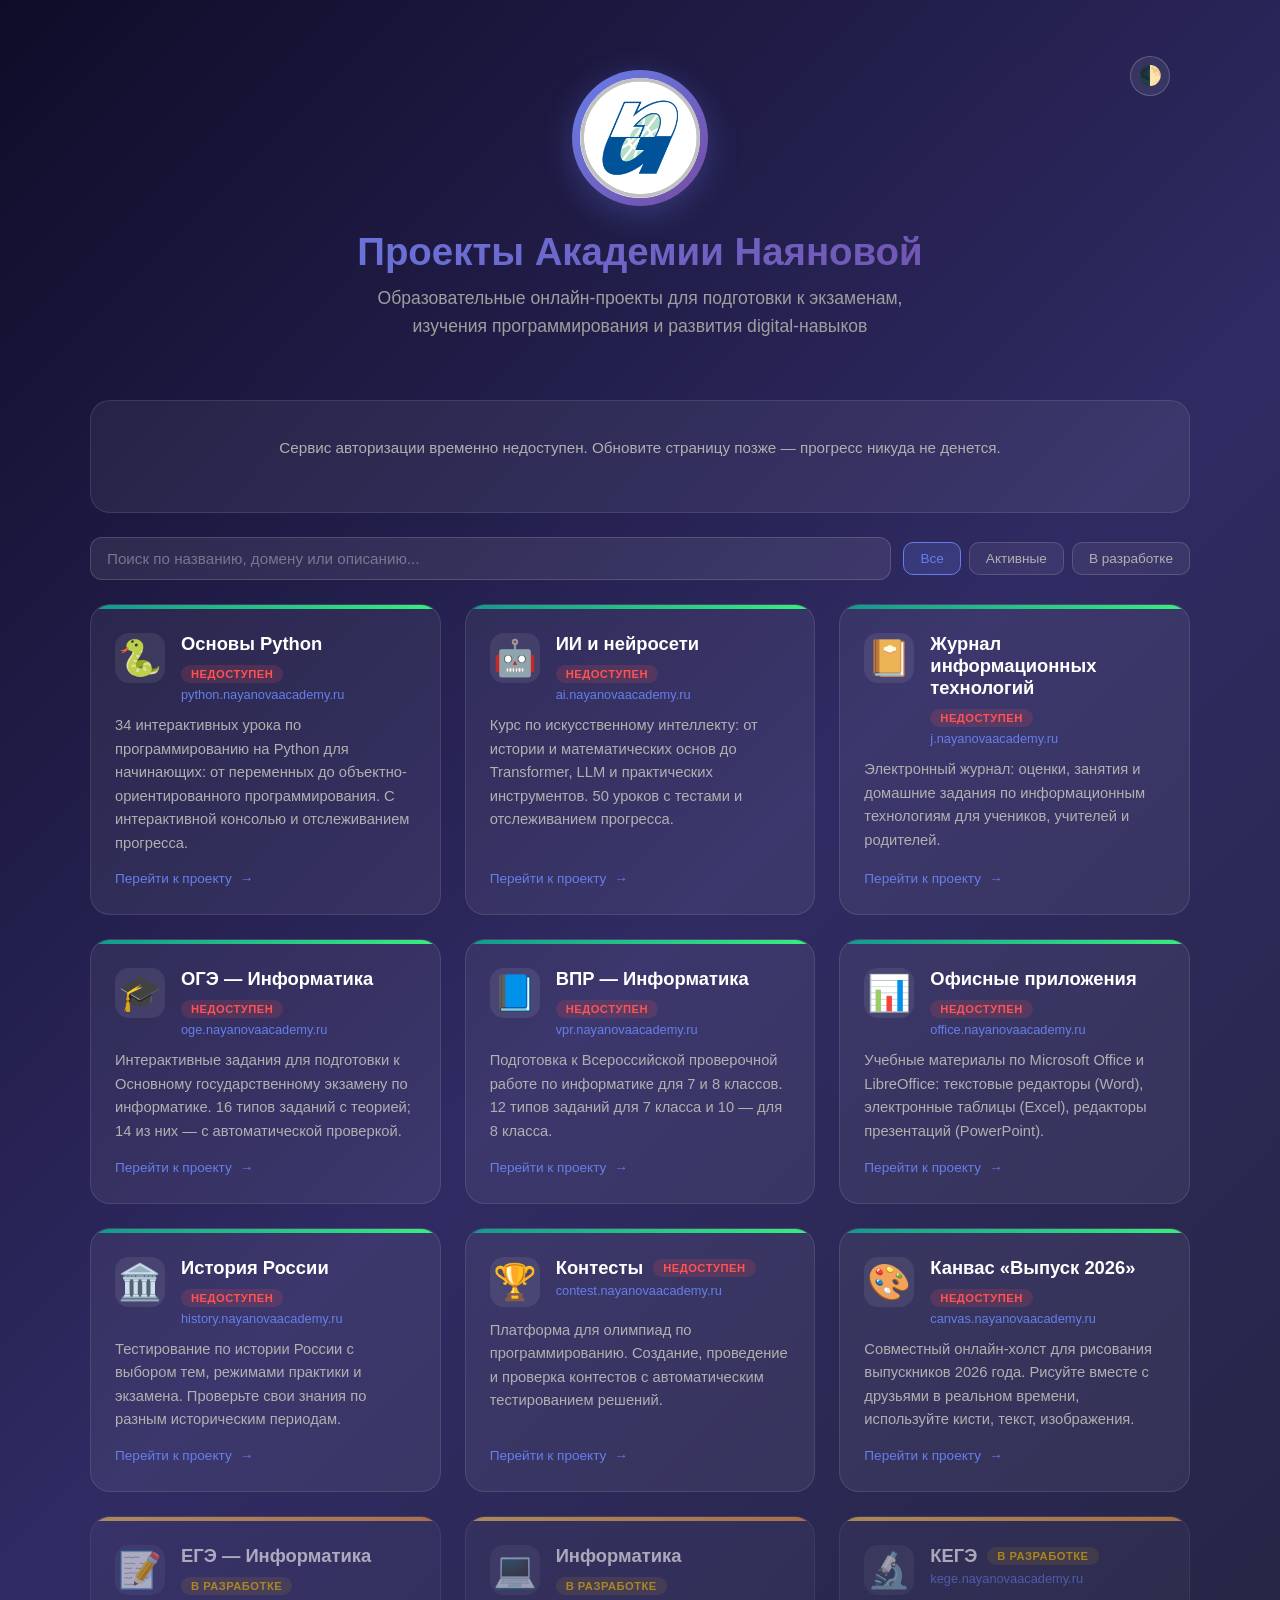
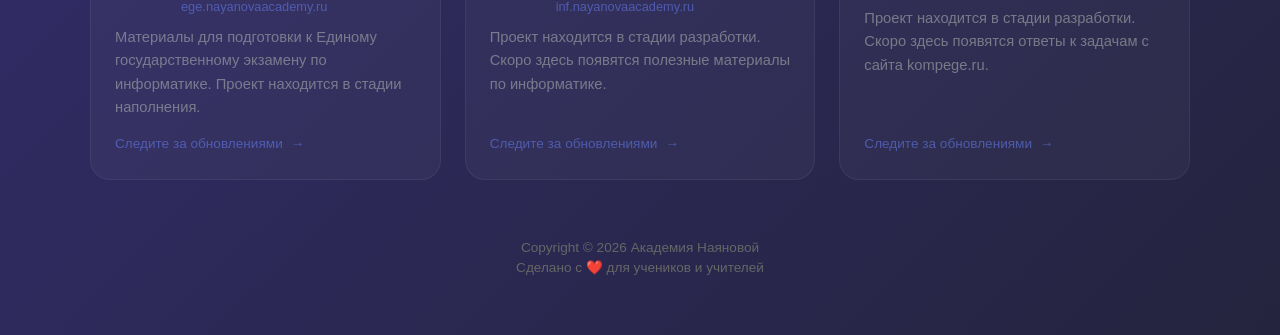
<file: index.html>
<!DOCTYPE html>
<html lang="ru">
<head>
    <meta charset="UTF-8" />
    <meta name="viewport" content="width=device-width, initial-scale=1.0" />
    <title>Проекты Академии Наяновой</title>
    <meta name="description" content="Все образовательные проекты Академии Наяновой: подготовка к ОГЭ, ЕГЭ, ВПР, изучение Python, офисных приложений, истории, программирования и многое другое." />
    <meta property="og:title" content="Проекты Академии Наяновой" />
    <meta property="og:description" content="Все образовательные проекты Академии Наяновой в одном месте." />
    <meta property="og:type" content="website" />
    <meta property="og:url" content="https://nayanovaacademy.ru/" />
    <meta property="og:image" content="https://nayanovaacademy.ru/NULogo.png" />
    <meta property="og:locale" content="ru_RU" />
    <link rel="stylesheet" href="css/design-tokens.css" />
    <link rel="stylesheet" href="css/styles.css" />
    <link rel="icon" href="favicon.ico" sizes="any" />
    <link rel="manifest" href="manifest.json" />
    <link rel="canonical" href="https://nayanovaacademy.ru/" />
    <!-- Schema.org Organization -->
    <script type="application/ld+json">
    {
        "@context": "https://schema.org",
        "@type": "Organization",
        "name": "Академия Наяновой",
        "url": "https://nayanovaacademy.ru",
        "logo": "https://nayanovaacademy.ru/NULogo.png",
        "description": "Образовательные онлайн-проекты для подготовки к экзаменам, изучения программирования и развития digital-навыков",
        "sameAs": [
            "https://python.nayanovaacademy.ru",
            "https://ai.nayanovaacademy.ru",
            "https://j.nayanovaacademy.ru",
            "https://oge.nayanovaacademy.ru",
            "https://vpr.nayanovaacademy.ru",
            "https://office.nayanovaacademy.ru",
            "https://history.nayanovaacademy.ru",
            "https://contest.nayanovaacademy.ru",
            "https://canvas.nayanovaacademy.ru",
            "https://ege.nayanovaacademy.ru",
            "https://inf.nayanovaacademy.ru",
            "https://kege.nayanovaacademy.ru"
        ]
    }
    </script>
</head>
<body>
    <div class="container">
        <header>
            <div class="logo-wrapper">
                <img src="NULogo.png" alt="Логотип Академии Наяновой" />
            </div>
            <h1>Проекты Академии Наяновой</h1>
            <p>
                Образовательные онлайн-проекты для подготовки к экзаменам,
                изучения программирования и развития digital-навыков
            </p>
            <button class="theme-toggle" id="theme-toggle" aria-label="Переключить тему" title="Светлая / Тёмная тема">🌓</button>
        </header>

        <section id="progress-card" class="progress-card" aria-label="Мой прогресс"></section>

        <div class="controls" role="search" aria-label="Поиск и фильтрация проектов">
            <input
                type="search"
                id="search-input"
                class="search-input"
                placeholder="Поиск по названию, домену или описанию..."
                aria-label="Поиск проектов"
            />
            <div class="filter-buttons" role="radiogroup" aria-label="Фильтр по статусу">
                <button class="filter-btn active" data-filter="all" role="radio" aria-checked="true">Все</button>
                <button class="filter-btn" data-filter="active" role="radio" aria-checked="false">Активные</button>
                <button class="filter-btn" data-filter="wip" role="radio" aria-checked="false">В разработке</button>
            </div>
        </div>

        <div class="projects-grid">
            <div class="no-results">Ничего не найдено. Попробуйте изменить условия поиска.</div>
        </div>

        <footer>
            <p>Copyright &copy; 2026 Академия Наяновой</p>
            <p style="margin-top: 4px;">
                Сделано с ❤️ для учеников и учителей
            </p>
        </footer>
    </div>

    <script src="js/progress-client.js"></script>
    <script src="js/progress-summary.js"></script>
    <script src="js/script.js"></script>
    <script src="js/uptime.js"></script>
    <script src="js/tracking-client.js"></script>
    <!-- Yandex Metrika -->
    <script type="text/javascript">
        (function(m,e,t,r,i,k,a){m[i]=m[i]||function(){(m[i].a=m[i].a||[]).push(arguments)};
        m[i].l=1*new Date();
        for (var j = 0; j < document.scripts.length; j++) {if (document.scripts[j].src === a) { return; }}
        k=e.createElement(t),a=e.getElementsByTagName(t)[0],k.async=1,k.src=r,a.parentNode.insertBefore(k,a)})
        (window, document, "script", "https://mc.yandex.ru/metrika/tag.js", "ym");
        ym(99796729, "init", {
            clickmap:true,
            trackLinks:true,
            accurateTrackBounce:true
        });
    </script>
    <noscript><div><img src="https://mc.yandex.ru/watch/99796729" style="position:absolute; left:-9999px;" alt="" /></div></noscript>
</body>
</html>
</file>
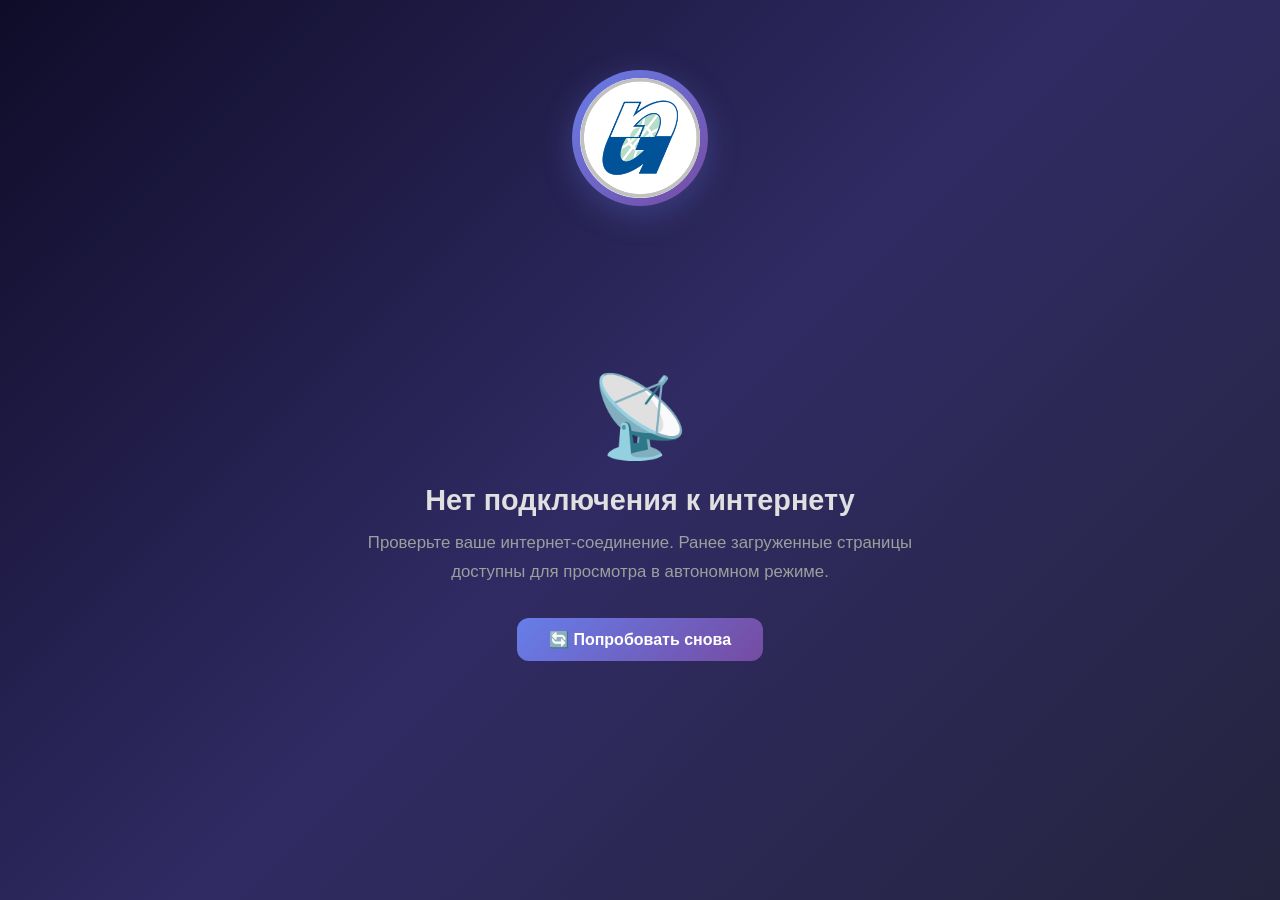
<file: offline.html>
<!DOCTYPE html>
<html lang="ru">
<head>
    <meta charset="UTF-8" />
    <meta name="viewport" content="width=device-width, initial-scale=1.0" />
    <title>Вы офлайн | Академия Наяновой</title>
    <meta name="description" content="Нет подключения к интернету. Вы можете просматривать ранее загруженные страницы." />
    <meta property="og:title" content="Вы офлайн | Академия Наяновой" />
    <meta property="og:description" content="Нет подключения к интернету." />
    <meta property="og:type" content="website" />
    <meta property="og:locale" content="ru_RU" />
    <link rel="stylesheet" href="css/styles.css" />
    <link rel="icon" href="favicon.ico" sizes="any" />
    <link rel="manifest" href="manifest.json" />
    <style>
        .offline-container {
            text-align: center;
            padding: 80px 20px;
            max-width: 600px;
            margin: 0 auto;
        }
        .offline-icon {
            font-size: 5rem;
            margin-bottom: 20px;
            display: block;
        }
        .offline-title {
            font-size: 1.8rem;
            font-weight: 700;
            color: #e0e0e0;
            margin-bottom: 12px;
        }
        .offline-message {
            font-size: 1.05rem;
            color: #9e9e9e;
            line-height: 1.7;
            margin-bottom: 32px;
        }
        .offline-retry {
            display: inline-block;
            padding: 12px 32px;
            background: linear-gradient(135deg, #667eea, #764ba2);
            color: #fff;
            border-radius: 12px;
            text-decoration: none;
            font-weight: 600;
            font-size: 1rem;
            cursor: pointer;
            border: none;
            transition: transform 0.2s ease, box-shadow 0.2s ease;
        }
        .offline-retry:hover {
            transform: translateY(-2px);
            box-shadow: 0 8px 24px rgba(102, 126, 234, 0.35);
        }
        .offline-retry:focus-visible {
            outline: 3px solid #667eea;
            outline-offset: 3px;
        }
        @media (max-width: 480px) {
            .offline-icon {
                font-size: 3.5rem;
            }
            .offline-title {
                font-size: 1.4rem;
            }
        }
    </style>
</head>
<body>
    <div class="container">
        <header>
            <div class="logo-wrapper">
                <img src="NULogo.png" alt="Логотип Академии Наяновой" />
            </div>
        </header>
        <div class="offline-container">
            <span class="offline-icon" role="img" aria-label="Нет подключения">📡</span>
            <h1 class="offline-title">Нет подключения к интернету</h1>
            <p class="offline-message">
                Проверьте ваше интернет-соединение. Ранее загруженные страницы
                доступны для просмотра в автономном режиме.
            </p>
            <button class="offline-retry" onclick="location.reload()">🔄 Попробовать снова</button>
        </div>
    </div>
</body>
</html>
</file>
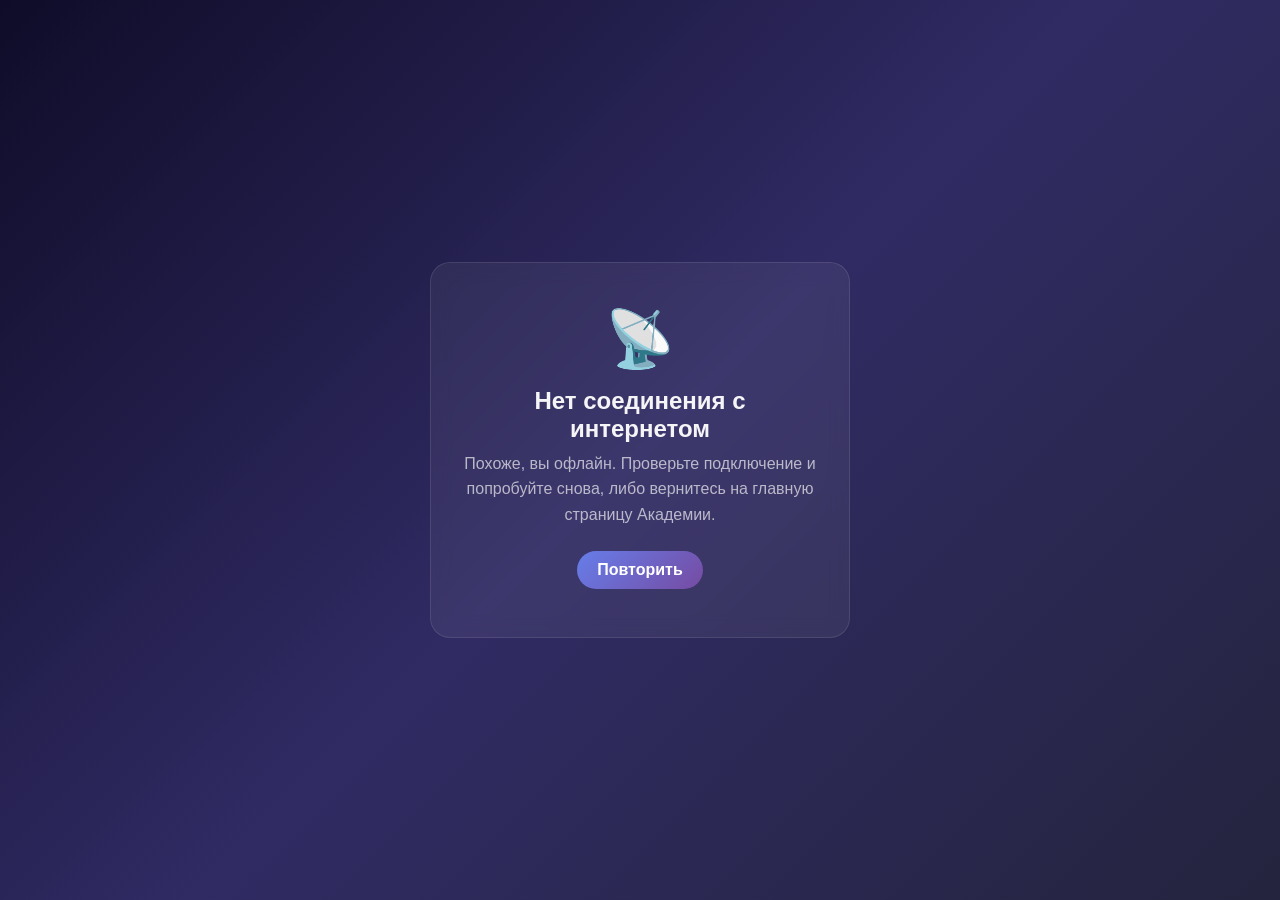
<file: shared/pwa/offline.html>
<!DOCTYPE html>
<html lang="ru">
<head>
  <meta charset="UTF-8">
  <meta name="viewport" content="width=device-width, initial-scale=1.0">
  <title>Нет соединения — ГБНОУ СО «Академия для одаренных детей (Наяновой)»</title>
  <style>
    :root {
      --na-bg-top: #0f0c29; --na-bg-mid: #302b63; --na-bg-bottom: #24243e;
      --na-accent-1: #667eea; --na-accent-2: #764ba2;
      --na-text: #f5f5f7; --na-text-muted: rgba(255,255,255,.65);
    }
    * { box-sizing: border-box; }
    body {
      margin: 0; min-height: 100vh;
      font-family: -apple-system, BlinkMacSystemFont, "Segoe UI", Roboto, Arial, sans-serif;
      color: var(--na-text);
      background: var(--na-bg-bottom);
      background-image: linear-gradient(135deg, var(--na-bg-top), var(--na-bg-mid), var(--na-bg-bottom));
      background-attachment: fixed;
      display: flex; align-items: center; justify-content: center; padding: 24px;
    }
    .offline {
      max-width: 420px; text-align: center;
      background: rgba(255,255,255,.06); border: 1px solid rgba(255,255,255,.1);
      border-radius: 20px; padding: 48px 32px; backdrop-filter: blur(10px);
    }
    .offline .icon { font-size: 56px; line-height: 1; }
    .offline h1 { font-size: 1.5rem; margin: 20px 0 8px; }
    .offline p { color: var(--na-text-muted); margin: 0 0 24px; line-height: 1.6; }
    .offline button {
      font: inherit; font-weight: 600; color: #fff; cursor: pointer;
      padding: 10px 20px; border: none; border-radius: 999px;
      background-image: linear-gradient(135deg, var(--na-accent-1), var(--na-accent-2));
      transition: transform .2s ease, box-shadow .2s ease;
    }
    .offline button:hover { transform: translateY(-1px); box-shadow: 0 0 24px rgba(102,126,234,.45); }
  </style>
</head>
<body>
  <main class="offline">
    <div class="icon" role="img" aria-label="Нет соединения">📡</div>
    <h1>Нет соединения с интернетом</h1>
    <p>Похоже, вы офлайн. Проверьте подключение и попробуйте снова, либо вернитесь на главную страницу Академии.</p>
    <button type="button" onclick="location.reload()">Повторить</button>
  </main>
</body>
</html>
</file>
<file: css/design-tokens.css>
/* ==========================================================================
   Nayanova Academy — Design Tokens
   Канонический источник: shared/css/design-tokens.css
   Единая дизайн-система экосистемы *.nayanovaacademy.ru.
   Подключается до остальных стилей проекта.
   ========================================================================== */

:root {
  /* ─── Брендовые цвета ─── */
  --na-bg-top: #0f0c29;
  --na-bg-mid: #302b63;
  --na-bg-bottom: #24243e;
  --na-accent-1: #667eea;
  --na-accent-2: #764ba2;
  --na-text: #f5f5f7;
  --na-text-muted: rgba(255, 255, 255, 0.65);
  --na-card-bg: rgba(255, 255, 255, 0.06);
  --na-card-border: rgba(255, 255, 255, 0.1);
  --na-card-hover-border: rgba(255, 255, 255, 0.25);

  /* ─── Фоновые градиенты ─── */
  --na-bg-body: linear-gradient(135deg, var(--na-bg-top), var(--na-bg-mid), var(--na-bg-bottom));
  --na-bg-accent: linear-gradient(135deg, var(--na-accent-1), var(--na-accent-2));
  --na-bg-card: linear-gradient(145deg, rgba(255, 255, 255, 0.10), rgba(255, 255, 255, 0.03));

  /* ─── Типографика ─── */
  --na-font-family: -apple-system, BlinkMacSystemFont, "Segoe UI", Roboto, "Helvetica Neue", Arial, sans-serif;
  --na-font-mono: "SF Mono", "Cascadia Code", Consolas, "Roboto Mono", Menlo, monospace;
  --na-font-size-sm: 0.875rem;
  --na-font-size-base: 1rem;
  --na-font-size-lg: 1.125rem;
  --na-font-size-xl: 1.5rem;
  --na-font-size-2xl: 2rem;
  --na-line-height: 1.6;

  /* ─── Отступы и радиусы ─── */
  --na-space-1: 0.25rem;
  --na-space-2: 0.5rem;
  --na-space-3: 0.75rem;
  --na-space-4: 1rem;
  --na-space-6: 1.5rem;
  --na-space-8: 2rem;
  --na-radius-sm: 6px;
  --na-radius-md: 12px;
  --na-radius-lg: 20px;
  --na-radius-pill: 999px;

  /* ─── Тени ─── */
  --na-shadow-sm: 0 1px 3px rgba(0, 0, 0, 0.3);
  --na-shadow-md: 0 6px 20px rgba(0, 0, 0, 0.35);
  --na-shadow-lg: 0 12px 40px rgba(0, 0, 0, 0.45);
  --na-glow: 0 0 24px rgba(102, 126, 234, 0.45);

  /* ─── Переходы ─── */
  --na-transition: 0.2s ease;
  --na-transition-slow: 0.35s ease;

  /* ─── Тема (по умолчанию тёмная) ─── */
  color-scheme: dark;
}

/* ─── Базовые стили экосистемы ─── */
.na-body {
  margin: 0;
  font-family: var(--na-font-family);
  line-height: var(--na-line-height);
  color: var(--na-text);
  background: var(--na-bg-bottom);
  background-image: var(--na-bg-body);
  background-attachment: fixed;
  min-height: 100vh;
  -webkit-font-smoothing: antialiased;
}

.na-card {
  background: var(--na-card-bg);
  border: 1px solid var(--na-card-border);
  border-radius: var(--na-radius-lg);
  backdrop-filter: blur(10px);
  -webkit-backdrop-filter: blur(10px);
  transition: transform var(--na-transition), border-color var(--na-transition), box-shadow var(--na-transition);
}

.na-card:hover {
  transform: translateY(-4px);
  border-color: var(--na-card-hover-border);
  box-shadow: var(--na-shadow-md);
}

.na-btn {
  display: inline-flex;
  align-items: center;
  justify-content: center;
  gap: var(--na-space-2);
  padding: var(--na-space-2) var(--na-space-4);
  border-radius: var(--na-radius-pill);
  border: 1px solid transparent;
  font: inherit;
  font-weight: 600;
  cursor: pointer;
  transition: transform var(--na-transition), box-shadow var(--na-transition), opacity var(--na-transition);
}

.na-btn:focus-visible {
  outline: 3px solid rgba(102, 126, 234, 0.6);
  outline-offset: 2px;
}

.na-btn--primary {
  color: #fff;
  background-image: var(--na-bg-accent);
  box-shadow: var(--na-shadow-sm);
}

.na-btn--primary:hover {
  transform: translateY(-1px);
  box-shadow: var(--na-glow);
}

.na-btn--ghost {
  color: var(--na-text);
  background: transparent;
  border-color: var(--na-card-border);
}

.na-btn--ghost:hover {
  border-color: var(--na-card-hover-border);
  background: var(--na-card-bg);
}

.na-text-muted { color: var(--na-text-muted); }

.na-monospace { font-family: var(--na-font-mono); }

/* ─── Доступность: плавное движение ─── */
@media (prefers-reduced-motion: reduce) {
  *, *::before, *::after {
    animation-duration: 0.01ms !important;
    animation-iteration-count: 1 !important;
    transition-duration: 0.01ms !important;
    scroll-behavior: auto !important;
  }
}

/* ─── Адаптивность ─── */
@media (max-width: 768px) {
  :root {
    --na-font-size-xl: 1.25rem;
    --na-font-size-2xl: 1.5rem;
  }
}
</file>
<file: css/styles.css>
/* ============================================================
   na-web — Главная страница портала Академии Наяновой
   ============================================================ */

* {
    margin: 0;
    padding: 0;
    box-sizing: border-box;
}

body {
    font-family: -apple-system, BlinkMacSystemFont, "Segoe UI", Roboto, "Helvetica Neue", Arial, sans-serif;
    background: linear-gradient(135deg, #0f0c29 0%, #302b63 50%, #24243e 100%);
    min-height: 100vh;
    color: #e0e0e0;
    padding: 40px 20px;
}

.container {
    max-width: 1100px;
    margin: 0 auto;
}

/* ============================================================
   Header
   ============================================================ */

header {
    text-align: center;
    padding: 30px 20px;
    margin-bottom: 30px;
}

.logo-wrapper {
    display: inline-block;
    margin-bottom: 20px;
    border-radius: 50%;
    padding: 8px;
    background: linear-gradient(135deg, #667eea, #764ba2);
    box-shadow: 0 8px 32px rgba(102, 126, 234, 0.3);
}

.logo-wrapper img {
    display: block;
    width: 120px;
    height: 120px;
    border-radius: 50%;
    background: #fff;
}

header h1 {
    font-size: 2.4rem;
    font-weight: 800;
    margin-bottom: 10px;
    background: linear-gradient(135deg, #667eea 0%, #764ba2 100%);
    -webkit-background-clip: text;
    -webkit-text-fill-color: transparent;
    background-clip: text;
}

header p {
    font-size: 1.1rem;
    color: #9e9e9e;
    line-height: 1.6;
    max-width: 600px;
    margin: 0 auto;
}

/* ============================================================
   Controls (Search + Filter)
   ============================================================ */

.controls {
    display: flex;
    gap: 12px;
    margin-bottom: 24px;
    flex-wrap: wrap;
    align-items: center;
}

.search-input {
    flex: 1;
    min-width: 200px;
    padding: 12px 16px;
    border: 1px solid rgba(255, 255, 255, 0.15);
    border-radius: 12px;
    background: rgba(255, 255, 255, 0.08);
    color: #e0e0e0;
    font-size: 0.95rem;
    outline: none;
    transition: border-color 0.2s ease, background 0.2s ease;
}

.search-input::placeholder {
    color: rgba(255, 255, 255, 0.35);
}

.search-input:focus {
    border-color: #667eea;
    background: rgba(255, 255, 255, 0.12);
}

.filter-buttons {
    display: flex;
    gap: 8px;
    flex-wrap: wrap;
}

.filter-btn {
    padding: 8px 16px;
    border: 1px solid rgba(255, 255, 255, 0.15);
    border-radius: 10px;
    background: rgba(255, 255, 255, 0.06);
    color: #b0b0b0;
    font-size: 0.85rem;
    cursor: pointer;
    transition: all 0.2s ease;
    font-weight: 500;
    white-space: nowrap;
}

.filter-btn:hover {
    background: rgba(255, 255, 255, 0.12);
    color: #e0e0e0;
}

.filter-btn.active {
    background: rgba(102, 126, 234, 0.2);
    border-color: #667eea;
    color: #667eea;
}

.no-results {
    display: none;
    text-align: center;
    padding: 40px 20px;
    color: #9e9e9e;
    font-size: 1.05rem;
    grid-column: 1 / -1;
}

.no-results.visible {
    display: block;
}

/* ============================================================
   Project Grid
   ============================================================ */

.projects-grid {
    display: grid;
    grid-template-columns: repeat(auto-fill, minmax(320px, 1fr));
    gap: 24px;
    margin-bottom: 40px;
}

.project-card {
    background: rgba(255, 255, 255, 0.06);
    border: 1px solid rgba(255, 255, 255, 0.1);
    border-radius: 20px;
    padding: 28px 24px;
    text-decoration: none;
    color: inherit;
    transition: all 0.3s ease;
    display: flex;
    flex-direction: column;
    position: relative;
    overflow: hidden;
}

.project-card::before {
    content: '';
    position: absolute;
    top: 0;
    left: 0;
    right: 0;
    height: 4px;
    background: linear-gradient(90deg, #667eea, #764ba2);
    opacity: 0;
    transition: opacity 0.3s ease;
}

.project-card:hover {
    transform: translateY(-6px);
    background: rgba(255, 255, 255, 0.1);
    border-color: rgba(255, 255, 255, 0.2);
    box-shadow: 0 20px 40px rgba(0, 0, 0, 0.3);
}

.project-card:focus-visible {
    outline: 3px solid #667eea;
    outline-offset: 2px;
    border-color: rgba(102, 126, 234, 0.5);
}

.project-card:hover::before {
    opacity: 1;
}

.project-card.active-card::before {
    background: linear-gradient(90deg, #11998e, #38ef7d);
    opacity: 1;
}

.project-card.wip-card::before {
    background: linear-gradient(90deg, #feca57, #ff9f43);
    opacity: 1;
}

.card-header {
    display: flex;
    align-items: flex-start;
    gap: 16px;
    margin-bottom: 12px;
}

.card-icon {
    font-size: 2.2rem;
    flex-shrink: 0;
    width: 50px;
    height: 50px;
    display: flex;
    align-items: center;
    justify-content: center;
    background: rgba(255, 255, 255, 0.08);
    border-radius: 14px;
}

.card-title-area {
    flex: 1;
    min-width: 0;
}

.card-title {
    font-size: 1.15rem;
    font-weight: 700;
    color: #ffffff;
    margin-bottom: 4px;
    display: flex;
    align-items: center;
    gap: 10px;
    flex-wrap: wrap;
}

.card-domain {
    font-size: 0.8rem;
    color: #667eea;
    word-break: break-all;
}

.badge {
    display: inline-block;
    font-size: 0.7rem;
    font-weight: 600;
    padding: 3px 10px;
    border-radius: 12px;
    text-transform: uppercase;
    letter-spacing: 0.5px;
}

.badge-live {
    background: rgba(56, 239, 125, 0.15);
    color: #38ef7d;
}

.badge-wip {
    background: rgba(255, 193, 7, 0.15);
    color: #ffc107;
}

.card-description {
    font-size: 0.92rem;
    color: #b0b0b0;
    line-height: 1.6;
    flex: 1;
}

.card-footer {
    margin-top: 16px;
    display: flex;
    align-items: center;
    gap: 8px;
    font-size: 0.85rem;
    color: #667eea;
    font-weight: 500;
}

.card-footer .arrow {
    transition: transform 0.2s ease;
}

.project-card:hover .card-footer .arrow {
    transform: translateX(4px);
}

/* ============================================================
   Section title
   ============================================================ */

.section-title {
    font-size: 1.4rem;
    font-weight: 700;
    color: rgba(255, 255, 255, 0.8);
    margin-bottom: 20px;
    padding-bottom: 10px;
    border-bottom: 2px solid rgba(255, 255, 255, 0.1);
}

/* ============================================================
   Footer
   ============================================================ */

footer {
    text-align: center;
    padding: 20px;
    font-size: 0.85rem;
    color: #666;
}

footer a {
    color: #667eea;
    text-decoration: none;
}

footer a:hover {
    text-decoration: underline;
}

/* ============================================================
   Theme Toggle Button
   ============================================================ */

.theme-toggle {
    position: absolute;
    top: 16px;
    right: 20px;
    width: 40px;
    height: 40px;
    border: 1px solid rgba(255, 255, 255, 0.2);
    border-radius: 50%;
    background: rgba(255, 255, 255, 0.08);
    font-size: 1.2rem;
    cursor: pointer;
    display: flex;
    align-items: center;
    justify-content: center;
    transition: background 0.2s ease, transform 0.2s ease;
    z-index: 10;
    line-height: 1;
}

.theme-toggle:hover {
    background: rgba(255, 255, 255, 0.16);
    transform: scale(1.1);
}

.theme-toggle:focus-visible {
    outline: 3px solid #667eea;
    outline-offset: 2px;
}

/* ============================================================
   Badge — Down (uptime check)
   ============================================================ */

.badge-down {
    background: rgba(255, 82, 82, 0.15);
    color: #ff5252;
}

/* ============================================================
   Light Theme Overrides (manual toggle)
   ============================================================ */

[data-theme="light"] body {
    background: linear-gradient(135deg, #e8ecf1 0%, #d5dce6 50%, #c8d0db 100%);
    color: #2d2d2d;
}

[data-theme="light"] .project-card {
    background: rgba(255, 255, 255, 0.85);
    border-color: rgba(0, 0, 0, 0.08);
    color: #2d2d2d;
}

[data-theme="light"] .project-card:hover {
    background: #ffffff;
    border-color: rgba(0, 0, 0, 0.15);
    box-shadow: 0 12px 28px rgba(0, 0, 0, 0.1);
}

[data-theme="light"] .card-title {
    color: #1a1a2e;
}

[data-theme="light"] .card-description {
    color: #555;
}

[data-theme="light"] .card-domain {
    color: #4a5acb;
}

[data-theme="light"] .card-footer {
    color: #4a5acb;
}

[data-theme="light"] .card-icon {
    background: rgba(0, 0, 0, 0.05);
}

[data-theme="light"] .search-input {
    background: rgba(0, 0, 0, 0.04);
    border-color: rgba(0, 0, 0, 0.12);
    color: #2d2d2d;
}

[data-theme="light"] .search-input::placeholder {
    color: rgba(0, 0, 0, 0.35);
}

[data-theme="light"] .search-input:focus {
    background: rgba(0, 0, 0, 0.07);
    border-color: #4a5acb;
}

[data-theme="light"] .filter-btn {
    background: rgba(0, 0, 0, 0.04);
    border-color: rgba(0, 0, 0, 0.12);
    color: #555;
}

[data-theme="light"] .filter-btn:hover {
    background: rgba(0, 0, 0, 0.08);
    color: #2d2d2d;
}

[data-theme="light"] .filter-btn.active {
    background: rgba(74, 90, 203, 0.12);
    border-color: #4a5acb;
    color: #4a5acb;
}

[data-theme="light"] .section-title {
    color: rgba(0, 0, 0, 0.7);
    border-bottom-color: rgba(0, 0, 0, 0.1);
}

[data-theme="light"] footer {
    color: #888;
}

[data-theme="light"] .no-results {
    color: #777;
}

[data-theme="light"] .theme-toggle {
    border-color: rgba(0, 0, 0, 0.15);
    background: rgba(0, 0, 0, 0.05);
}

[data-theme="light"] .theme-toggle:hover {
    background: rgba(0, 0, 0, 0.1);
}

/* Override auto dark mode when manual theme is set */
[data-theme="light"] .project-card.active-card::before {
    background: linear-gradient(90deg, #11998e, #38ef7d);
}

[data-theme="light"] .project-card.wip-card::before {
    background: linear-gradient(90deg, #feca57, #ff9f43);
}

/* ============================================================
   Header — make relative for toggle positioning
   ============================================================ */

header {
    position: relative;
}

/* ============================================================
   Focus-visible for all interactive elements
   ============================================================ */

a:focus-visible,
button:focus-visible,
input:focus-visible,
select:focus-visible,
textarea:focus-visible {
    outline: 3px solid #667eea;
    outline-offset: 2px;
}

/* ============================================================
   Responsive
   ============================================================ */

@media (max-width: 768px) {
    body {
        padding: 20px 12px;
    }

    header h1 {
        font-size: 1.8rem;
    }

    header p {
        font-size: 1rem;
    }

    .projects-grid {
        grid-template-columns: 1fr;
        gap: 16px;
    }

    .logo-wrapper img {
        width: 80px;
        height: 80px;
    }

    .card-icon {
        font-size: 1.8rem;
        width: 42px;
        height: 42px;
    }

    .card-title {
        font-size: 1.05rem;
    }

    .controls {
        flex-direction: column;
        gap: 8px;
    }

    .search-input {
        min-width: 100%;
    }

    .filter-buttons {
        width: 100%;
        justify-content: center;
    }
}

@media (min-width: 769px) and (max-width: 1024px) {
    .projects-grid {
        grid-template-columns: repeat(2, 1fr);
    }
}

@media (max-width: 480px) {
    .filter-btn {
        padding: 6px 12px;
        font-size: 0.8rem;
    }
}

/* ============================================================
   Progress Card (Мой прогресс)
   ============================================================ */

.progress-card {
    display: none;
    background: rgba(255, 255, 255, 0.06);
    border: 1px solid rgba(255, 255, 255, 0.1);
    border-radius: 20px;
    padding: 24px;
    margin-bottom: 24px;
}

.progress-card.ready {
    display: block;
}

.progress-empty {
    text-align: center;
    padding: 12px 8px;
}

.progress-empty-text {
    color: #b0b0b0;
    font-size: 0.95rem;
    margin-bottom: 16px;
    line-height: 1.5;
}

.progress-login-btn {
    display: inline-block;
    padding: 10px 28px;
    background: linear-gradient(135deg, #667eea, #764ba2);
    color: #ffffff;
    border-radius: 12px;
    text-decoration: none;
    font-weight: 600;
    font-size: 0.95rem;
    transition: transform 0.2s ease, box-shadow 0.2s ease;
}

.progress-login-btn:hover {
    transform: translateY(-2px);
    box-shadow: 0 8px 24px rgba(102, 126, 234, 0.4);
}

.progress-header {
    display: flex;
    align-items: center;
    justify-content: space-between;
    gap: 16px;
    margin-bottom: 16px;
    flex-wrap: wrap;
}

.progress-title {
    font-size: 1.3rem;
    font-weight: 700;
    color: rgba(255, 255, 255, 0.9);
}

.progress-overall {
    display: flex;
    align-items: center;
    gap: 12px;
    flex: 1;
    max-width: 420px;
    min-width: 220px;
}

.progress-overall-bar {
    flex: 1;
    height: 10px;
    background: rgba(255, 255, 255, 0.1);
    border-radius: 999px;
    overflow: hidden;
}

.progress-overall-fill {
    height: 100%;
    border-radius: 999px;
    background: linear-gradient(90deg, #667eea, #764ba2);
    transition: width 0.4s ease;
}

.progress-overall-pct {
    font-weight: 700;
    color: #ffffff;
    font-size: 0.95rem;
    min-width: 44px;
    text-align: right;
}

.course-list {
    display: flex;
    flex-direction: column;
    gap: 14px;
}

.course-row-header {
    display: flex;
    align-items: center;
    justify-content: space-between;
    gap: 12px;
    margin-bottom: 6px;
}

.course-name {
    font-size: 0.9rem;
    font-weight: 600;
    color: rgba(255, 255, 255, 0.85);
}

.course-pct {
    font-size: 0.85rem;
    color: #667eea;
    font-weight: 600;
}

.course-bar {
    height: 8px;
    background: rgba(255, 255, 255, 0.1);
    border-radius: 999px;
    overflow: hidden;
}

.course-bar-fill {
    height: 100%;
    border-radius: 999px;
    background: linear-gradient(90deg, #667eea, #764ba2);
    transition: width 0.4s ease;
}

.course-count {
    margin-top: 6px;
    font-size: 0.8rem;
    color: #9e9e9e;
}

[data-theme="light"] .progress-card {
    background: rgba(255, 255, 255, 0.85);
    border-color: rgba(0, 0, 0, 0.08);
}

[data-theme="light"] .progress-title {
    color: rgba(0, 0, 0, 0.85);
}

[data-theme="light"] .progress-overall-bar,
[data-theme="light"] .course-bar {
    background: rgba(0, 0, 0, 0.08);
}

[data-theme="light"] .progress-overall-pct {
    color: #1a1a2e;
}

[data-theme="light"] .course-name {
    color: rgba(0, 0, 0, 0.8);
}

[data-theme="light"] .course-pct {
    color: #4a5acb;
}

[data-theme="light"] .course-count {
    color: #777;
}

[data-theme="light"] .progress-empty-text {
    color: #555;
}
</file>
